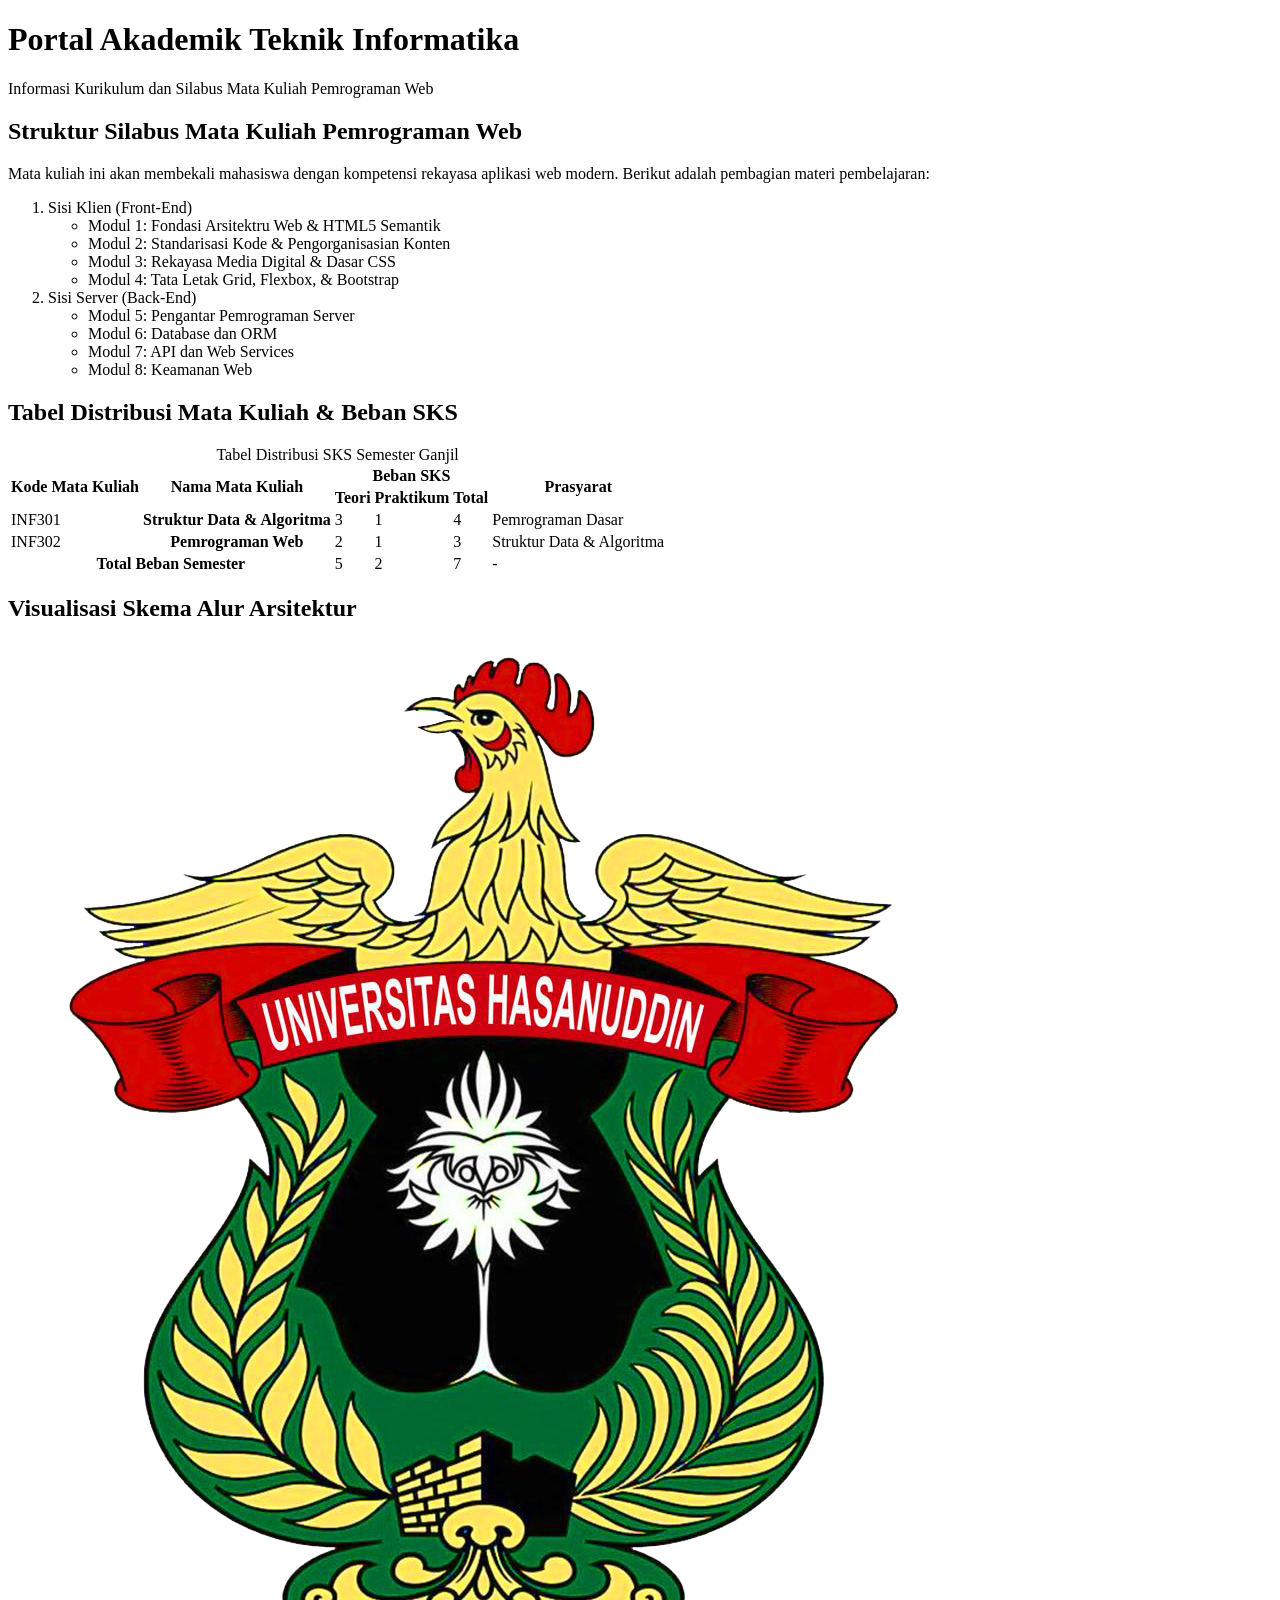
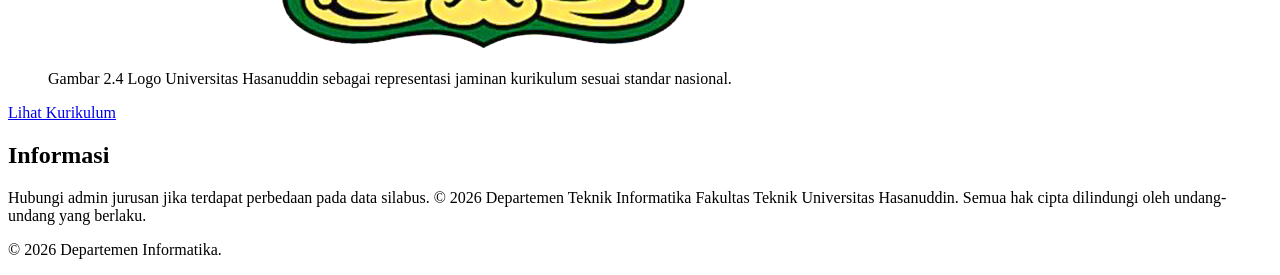
<file: index.html>
<!DOCTYPE html>
<html lang="id">
    <head>
        <meta charset="UTF-8">
        <meta name="viewport" content="width=device-width, initial-scale=1.0">

        <title>Portal Akademik Teknik Informatika</title>
    </head>

    <body>

        <header>
            <h1>Portal Akademik Teknik Informatika</h1>
            <p>Informasi Kurikulum dan Silabus Mata Kuliah Pemrograman Web</p>
        </header>

        <main>
            <section>
                <h2>Struktur Silabus Mata Kuliah Pemrograman Web</h2>

                <p>
                    Mata kuliah ini akan membekali mahasiswa dengan kompetensi rekayasa aplikasi web modern. Berikut adalah pembagian materi pembelajaran:
                </p>

                <ol>
                    <li>
                        Sisi Klien (Front-End)
                        <ul>
                            <li>Modul 1: Fondasi Arsitektru Web &amp; HTML5 Semantik</li>
                            <li>Modul 2: Standarisasi Kode &amp; Pengorganisasian Konten</li>
                            <li>Modul 3: Rekayasa Media Digital &amp; Dasar CSS</li>
                            <li>Modul 4: Tata Letak Grid, Flexbox, &amp; Bootstrap</li>
                        </ul>
                    </li>

                    <li>
                        Sisi Server (Back-End)
                        <ul>
                            <li>Modul 5: Pengantar Pemrograman Server</li>
                            <li>Modul 6: Database dan ORM</li>
                            <li>Modul 7: API dan Web Services</li>
                            <li>Modul 8: Keamanan Web</li>
                        </ul>
                    </li>
                </ol>
            </section>

            <section>
                <h2>Tabel Distribusi Mata Kuliah &amp; Beban SKS</h2>

                <table>
                    <caption>Tabel Distribusi SKS Semester Ganjil</caption>

                    <thead>
                        <tr>
                            <th scope="col" rowspan="2">Kode Mata Kuliah</th>
                            <th scope="col" rowspan="2">Nama Mata Kuliah</th>
                            <th scope="col" colspan="3">Beban SKS</th>
                            <th scope="col" rowspan="2">Prasyarat</th>
                        </tr>

                        <tr>
                            <th scope="col">Teori</th>
                            <th scope="col">Praktikum</th>
                            <th scope="col">Total</th>
                        </tr>
                    </thead>

                    <tbody>
                        <tr>
                            <td>INF301</td>
                            <th scope="row">Struktur Data &amp; Algoritma</th>
                            <td>3</td>
                            <td>1</td>
                            <td>4</td>
                            <td>Pemrograman Dasar</td>
                        </tr>

                        <tr>
                            <td>INF302</td>
                            <th scope="row">Pemrograman Web</th>
                            <td>2</td>
                            <td>1</td>
                            <td>3</td>
                            <td>Struktur Data &amp; Algoritma</td>
                        </tr>
                    </tbody>

                    <tfoot>
                        <tr>
                            <th scope="row" colspan="2">Total Beban Semester</th>
                            <td>5</td>
                            <td>2</td>
                            <td>7</td>
                            <td>-</td>
                        </tr>
                    </tfoot>
                </table>
            </section>

            <section>
                <h2>Visualisasi Skema Alur Arsitektur</h2>

                <figure>
                    <img src="Logo-Resmi-Unhas.png" alt="Logo Resmi Universitas Hasanuddin">

                    <figcaption>
                        Gambar 2.4 Logo Universitas Hasanuddin sebagai representasi jaminan kurikulum sesuai standar nasional.
                    </figcaption>
                </figure>

                <p>
                    <a href="https://sikola-v2.unhas.ac.id/pluginfile.php/2987996/mod_resource/content/1/index.html" target="_blank">Lihat Kurikulum</a>
                </p>
            </section>

            <section>
                <h2>Informasi</h2>

                <p>
                    Hubungi admin jurusan jika terdapat perbedaan pada data silabus. &copy; 2026 Departemen Teknik Informatika Fakultas Teknik Universitas Hasanuddin. Semua hak cipta dilindungi oleh undang-undang yang berlaku.
                </p>
            </section>
        </main>

        <footer>
            <p>&copy; 2026 Departemen Informatika.</p>
        </footer>

    </body>
</html>
</file>
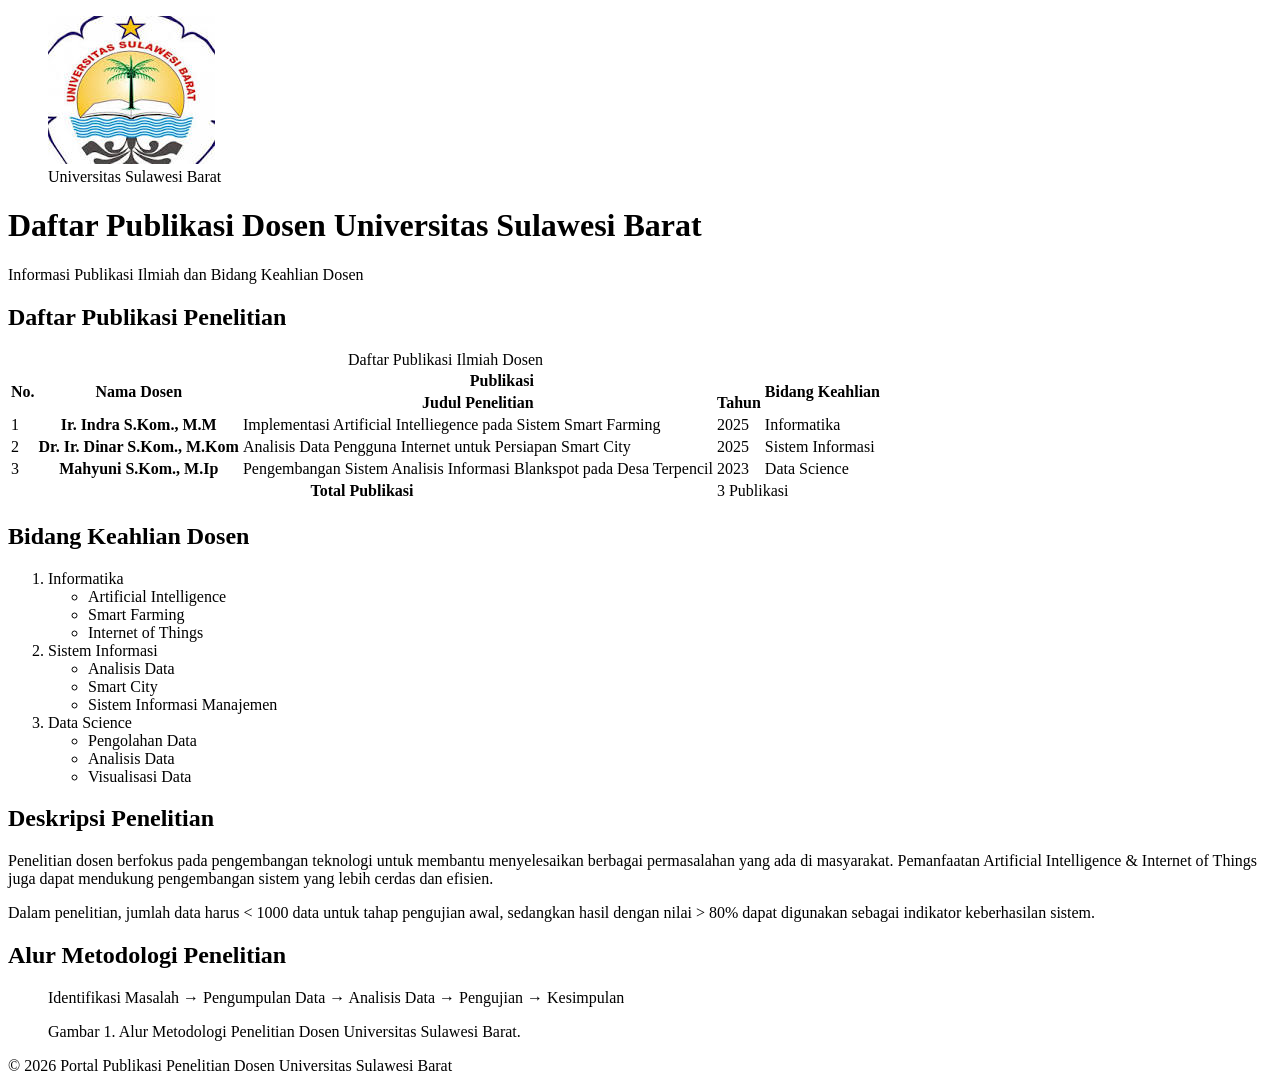
<file: 02-tugas-standardisasi-konten.html>
<!DOCTYPE html>
<html lang="id">
    <head>
        <meta charset="UTF-8">
        <meta name="viewport" content="width=device-width, initial-scale=1.0">
        <meta name="description" content="Daftar Publikasi Penelitian Dosen dan Bidang Keahlian Dosen">

        <title>Daftar Publikasi Penelitian Dosen Universitas Sulawesi Barat</title>
    </head>

    <body>

        <header>

            <figure>
                <img src="Logo-Universitas-Sulawesi-Barat.jpg" alt="Logo Universitas Sulawesi Barat">
                <figcaption>Universitas Sulawesi Barat</figcaption>
            </figure>

            <h1>Daftar Publikasi Dosen Universitas Sulawesi Barat</h1>
            <p>Informasi Publikasi Ilmiah dan Bidang Keahlian Dosen</p>
        </header>

        <main>
            <section>
                <h2>Daftar Publikasi Penelitian</h2>

                <table>
                    <caption>Daftar Publikasi Ilmiah Dosen</caption>

                    <thead>
                        <tr>
                            <th scope="col" rowspan="2">No.</th>
                            <th scope="col" rowspan="2">Nama Dosen</th>
                            <th scope="col" colspan="2">Publikasi</th>
                            <th scope="col" rowspan="2">Bidang Keahlian</th>
                        </tr>

                        <tr>
                            <th scope="col">Judul Penelitian</th>
                            <th scope="col">Tahun</th>
                        </tr>
                    </thead>

                    <tbody>
                        <tr>
                            <td>1</td>
                            <th scope="row">Ir. Indra S.Kom., M.M</th>
                            <td> Implementasi Artificial Intelliegence pada Sistem Smart Farming</td>
                            <td>2025</td>
                            <td>Informatika</td>
                        </tr>

                        <tr>
                            <td>2</td>
                            <th scope="row">Dr. Ir. Dinar S.Kom., M.Kom</th>
                            <td>Analisis Data Pengguna Internet untuk Persiapan Smart City</td>
                            <td>2025</td>
                            <td>Sistem Informasi</td>
                        </tr>

                        <tr>
                            <td>3</td>
                            <th scope="row">Mahyuni S.Kom., M.Ip</th>
                            <td>Pengembangan Sistem Analisis Informasi Blankspot pada Desa Terpencil</td>
                            <td>2023</td>
                            <td>Data Science</td>
                        </tr>
                    </tbody>

                    <tfoot>
                        <tr>
                            <th scope="row" colspan="3">Total Publikasi</th>
                            <td colspan="2">3 Publikasi</td>
                        </tr>
                    </tfoot>
                </table>
            </section>

            <section>
                <h2>Bidang Keahlian Dosen</h2>

                <ol>
                    <li>
                        Informatika
                        <ul>
                            <li>Artificial Intelligence</li>
                            <li>Smart Farming</li>
                            <li>Internet of Things</li>
                        </ul>
                    </li>

                    <li>
                        Sistem Informasi
                        <ul>
                            <li>Analisis Data</li>
                            <li>Smart City</li>
                            <li>Sistem Informasi Manajemen</li>
                        </ul>
                    </li>

                    <li>
                        Data Science
                        <ul>
                            <li>Pengolahan Data</li>
                            <li>Analisis Data</li>
                            <li>Visualisasi Data</li>
                        </ul>
                    </li>
                </ol>
            </section>

            <section>
                <h2>Deskripsi Penelitian</h2>
                <p>
                    Penelitian dosen berfokus pada pengembangan teknologi untuk membantu menyelesaikan berbagai permasalahan yang ada di masyarakat. Pemanfaatan Artificial Intelligence &amp; Internet of Things juga dapat mendukung pengembangan sistem yang lebih cerdas dan efisien.
                </p>

                <p>
                    Dalam penelitian, jumlah data harus &lt; 1000 data untuk tahap pengujian awal, sedangkan hasil dengan nilai &gt; 80% dapat digunakan sebagai indikator keberhasilan sistem.
                </p>
            </section>

            <section>
                <h2>Alur Metodologi Penelitian</h2>

                <figure>
                    <p>
                        Identifikasi Masalah
                        &rarr;
                        Pengumpulan Data
                        &rarr;
                        Analisis Data
                        &rarr;
                        Pengujian
                        &rarr;
                        Kesimpulan
                    </p>

                    <figcaption>
                        Gambar 1. Alur Metodologi Penelitian Dosen Universitas Sulawesi Barat.
                    </figcaption>
                </figure>
            </section>
        </main>

        <footer>
            <p>&copy; 2026 Portal Publikasi Penelitian Dosen Universitas Sulawesi Barat</p>
        </footer>

    </body>
</html>
</file>
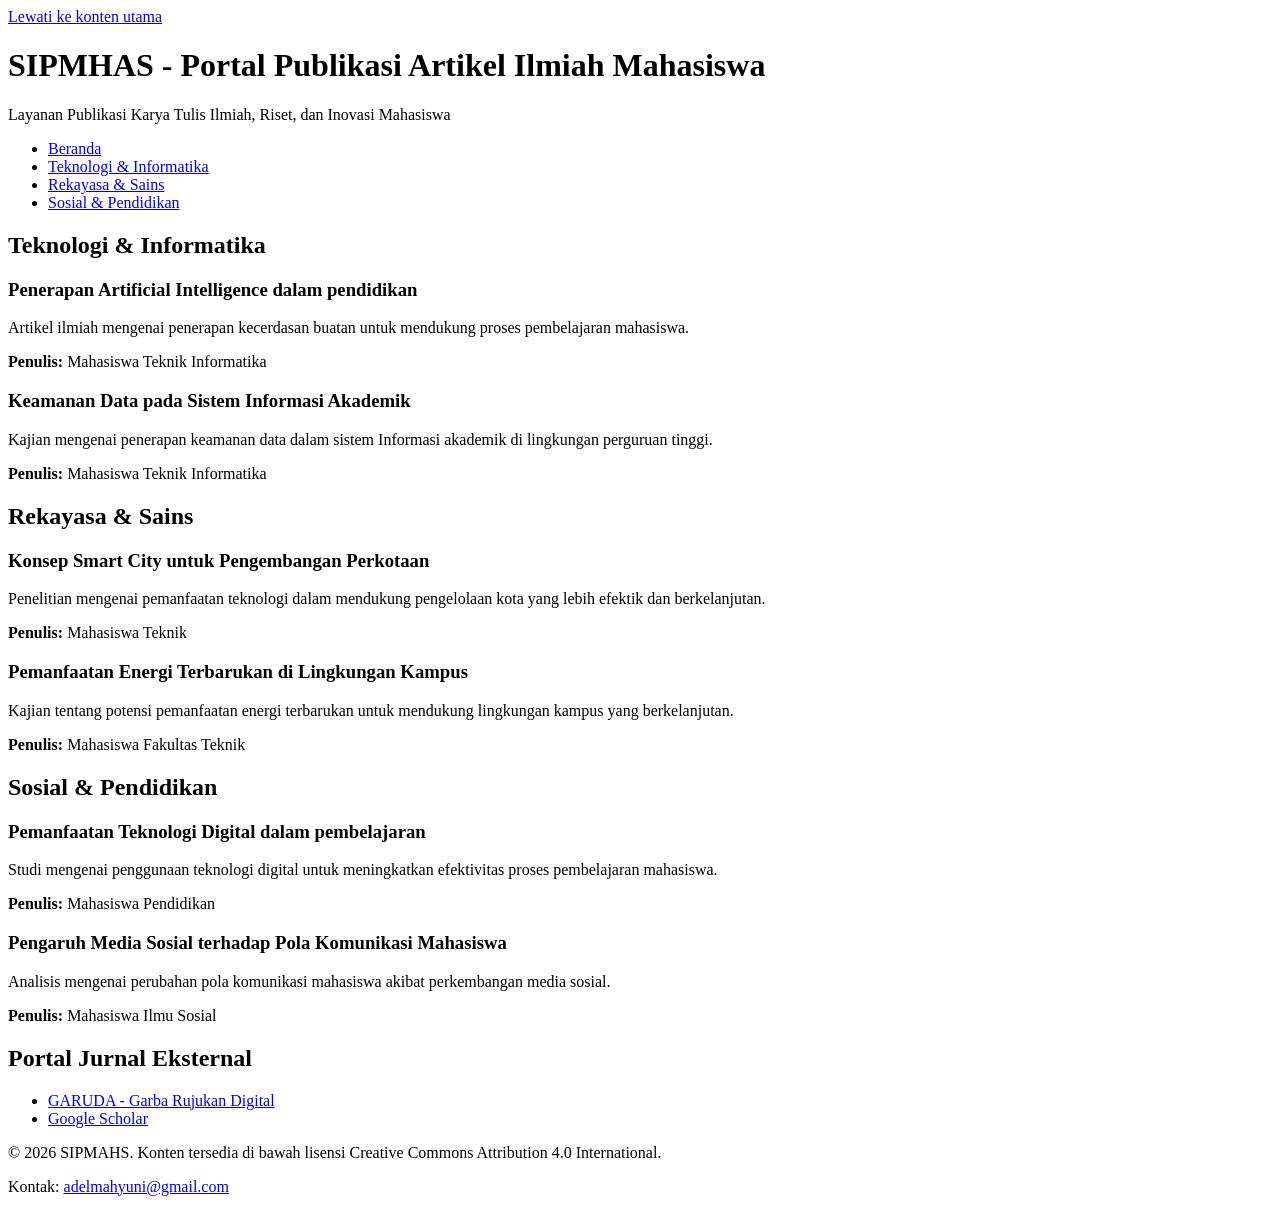
<file: Tugas Modul 1/01-tugas-arsitektur-dan-semantik.html>
<!DOCTYPE html>
<html lang="id">
    <head>
        <meta charset="UTF-8">
        <meta name="viewport" content="width=device-width, initial-scale=1.0">
        <meta name="description" content="SIPMHAS adalah sebuah portal publikasi artikel ilimah mahasiswa yang menyediakan karya tulis, riset, dan inovasi dari berbagai bidang.">

        <title>SIPMHAS - Portal Publikasi Artikel Ilmiah Mahasiswa</title>
    </head>

    <body>

        <a href="#beranda">Lewati ke konten utama</a>

        <header>
            <h1>SIPMHAS - Portal Publikasi Artikel Ilmiah Mahasiswa</h1>
            <p>Layanan Publikasi Karya Tulis Ilmiah, Riset, dan Inovasi Mahasiswa</p>
        </header>

        <nav aria-label="Halaman Utama">
            <ul>
                <li><a href="#beranda">Beranda</a></li>
                <li><a href="#teknologi">Teknologi &amp; Informatika</a></li>
                <li><a href="#rekayasa">Rekayasa &amp; Sains</a></li>
                <li><a href="#sosial">Sosial &amp; Pendidikan</a></li>
            </ul>
        </nav>

        <main id="beranda">
            <section id="teknologi">
                <h2>Teknologi &amp; Informatika</h2>

                <article>
                    <h3>Penerapan Artificial Intelligence dalam pendidikan</h3>

                    <p>
                        Artikel ilmiah mengenai penerapan kecerdasan buatan untuk mendukung proses pembelajaran mahasiswa.
                    </p>

                    <p>
                        <strong>Penulis:</strong> Mahasiswa Teknik Informatika
                    </p>
                </article>

                <article>
                    <h3>Keamanan Data pada Sistem Informasi Akademik</h3>

                    <p>
                        Kajian mengenai penerapan keamanan data dalam sistem Informasi akademik di lingkungan perguruan tinggi.
                    </p>

                    <p>
                        <strong>Penulis:</strong> Mahasiswa Teknik Informatika
                    </p>
                </article>
            </section>

            <section id="rekayasa">
                <h2>Rekayasa &amp; Sains</h2>

                <article>
                    <h3>Konsep Smart City untuk Pengembangan Perkotaan</h3>

                    <p>
                        Penelitian mengenai pemanfaatan teknologi dalam mendukung pengelolaan kota yang lebih efektik dan berkelanjutan.
                    </p>

                    <p>
                        <strong>Penulis:</strong> Mahasiswa Teknik 
                    </p>
                </article>

                <article>
                    <h3>Pemanfaatan Energi Terbarukan di Lingkungan Kampus</h3>

                    <p>
                        Kajian tentang potensi pemanfaatan energi terbarukan untuk mendukung lingkungan kampus yang berkelanjutan.
                    </p>

                    <p>
                        <strong>Penulis:</strong> Mahasiswa Fakultas Teknik
                    </p>
                </article>
            </section>

            <section id="sosial">
                <h2>Sosial &amp; Pendidikan</h2>

                <article>
                    <h3>Pemanfaatan Teknologi Digital dalam pembelajaran</h3>

                    <p>
                        Studi mengenai penggunaan teknologi digital untuk meningkatkan efektivitas proses pembelajaran mahasiswa.
                    </p>

                    <p>
                        <strong>Penulis:</strong> Mahasiswa Pendidikan
                    </p>
                </article>

                <article>
                    <h3>Pengaruh Media Sosial terhadap Pola Komunikasi Mahasiswa</h3>

                    <p>
                        Analisis mengenai perubahan pola komunikasi mahasiswa akibat perkembangan media sosial.
                    </p>

                    <p>
                        <strong>Penulis:</strong> Mahasiswa Ilmu Sosial
                    </p>
                </article>
            </section>
        </main>

        <aside>
            <h2>Portal Jurnal Eksternal</h2>

            <ul>

                <li>
                    <a href="https://garuda.kemendikbud.go.id/" target="_blank" rel="noopener noreferrer">
                        GARUDA - Garba Rujukan Digital
                    </a>
                </li>
                
                <li>
                    <a href="https://scholar.google.com/" target="_blank" rel="noopener noreferrer">
                        Google Scholar
                    </a>
                </li>
            </ul>
        </aside>

        <footer>
            <p>
                &copy; 2026 SIPMAHS. Konten tersedia di bawah lisensi Creative Commons Attribution 4.0 International.
            </p>

            <p>
                Kontak:
                <a href="mailto:adelmahyuni@gmail.com">
                    adelmahyuni@gmail.com
                </a>
            </p>
        </footer>

    </body>
</html>
</file>
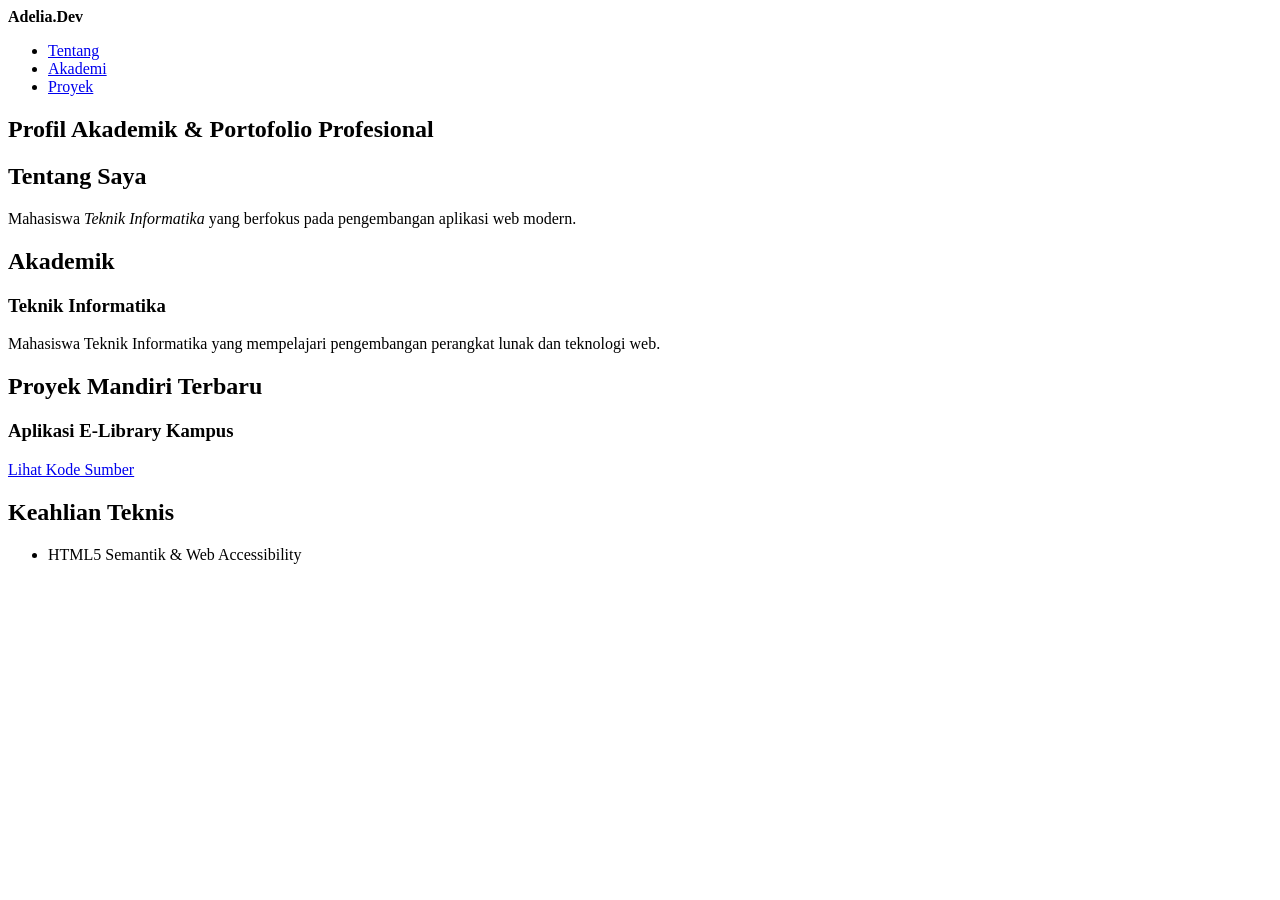
<file: Tugas Modul 1/portofolio.html>
<!DOCTYPE html>
<html lang="id"> 
    <head>
        <meta charset="UTF-8">
        <meta name="viewport" content="width=device-width, initial-scale=1.0">
        <meta name="description" content="Profil Akademik dan Portofolio Mahasiswa.">
        <title>Profil Akademik &amp; Portofolio - Adelia Fachrani</title>
    </head>

    <body>

        <header>
            <div><strong>Adelia.Dev</strong></div>

            <nav>
                <ul>
                    <li><a href="#tentang">Tentang</a></li>
                    <li><a href="#akademi">Akademi</a></li>
                    <li><a href="#proyek">Proyek</a></li>
                </ul>
            </nav>
        </header>

        <main>

            <section id="tentang">
                <h1>Profil Akademik &amp; Portofolio Profesional</h1>

                <article>
                    <h2>Tentang Saya</h2>
                    <p>
                        Mahasiswa <em>Teknik Informatika</em> yang berfokus pada
                        pengembangan aplikasi web modern.
                    </p>
                </article>
            </section>

            <section id="akademi">
                <h2>Akademik</h2>

                <article>
                    <h3>Teknik Informatika</h3>
                    <p>
                        Mahasiswa Teknik Informatika yang mempelajari
                        pengembangan perangkat lunak dan teknologi web.
                    </p>
                </article>
            </section>

            <section id="proyek">
                <h2>Proyek Mandiri Terbaru</h2>

                <article>
                    <h3>Aplikasi E-Library Kampus</h3>
                    <p>
                        <a href="https://github.com/adeliaunofficial/e-library"
                           target="_blank"
                           rel="noopener noreferrer">
                            Lihat Kode Sumber
                        </a>
                    </p>
                </article>
            </section>

            <aside>
                <h2>Keahlian Teknis</h2>
                <ul>
                    <li>HTML5 Semantik &amp; Web Accessibility</li>
                </ul>
            </aside>

        </main>

    </body>
</html>
</file>
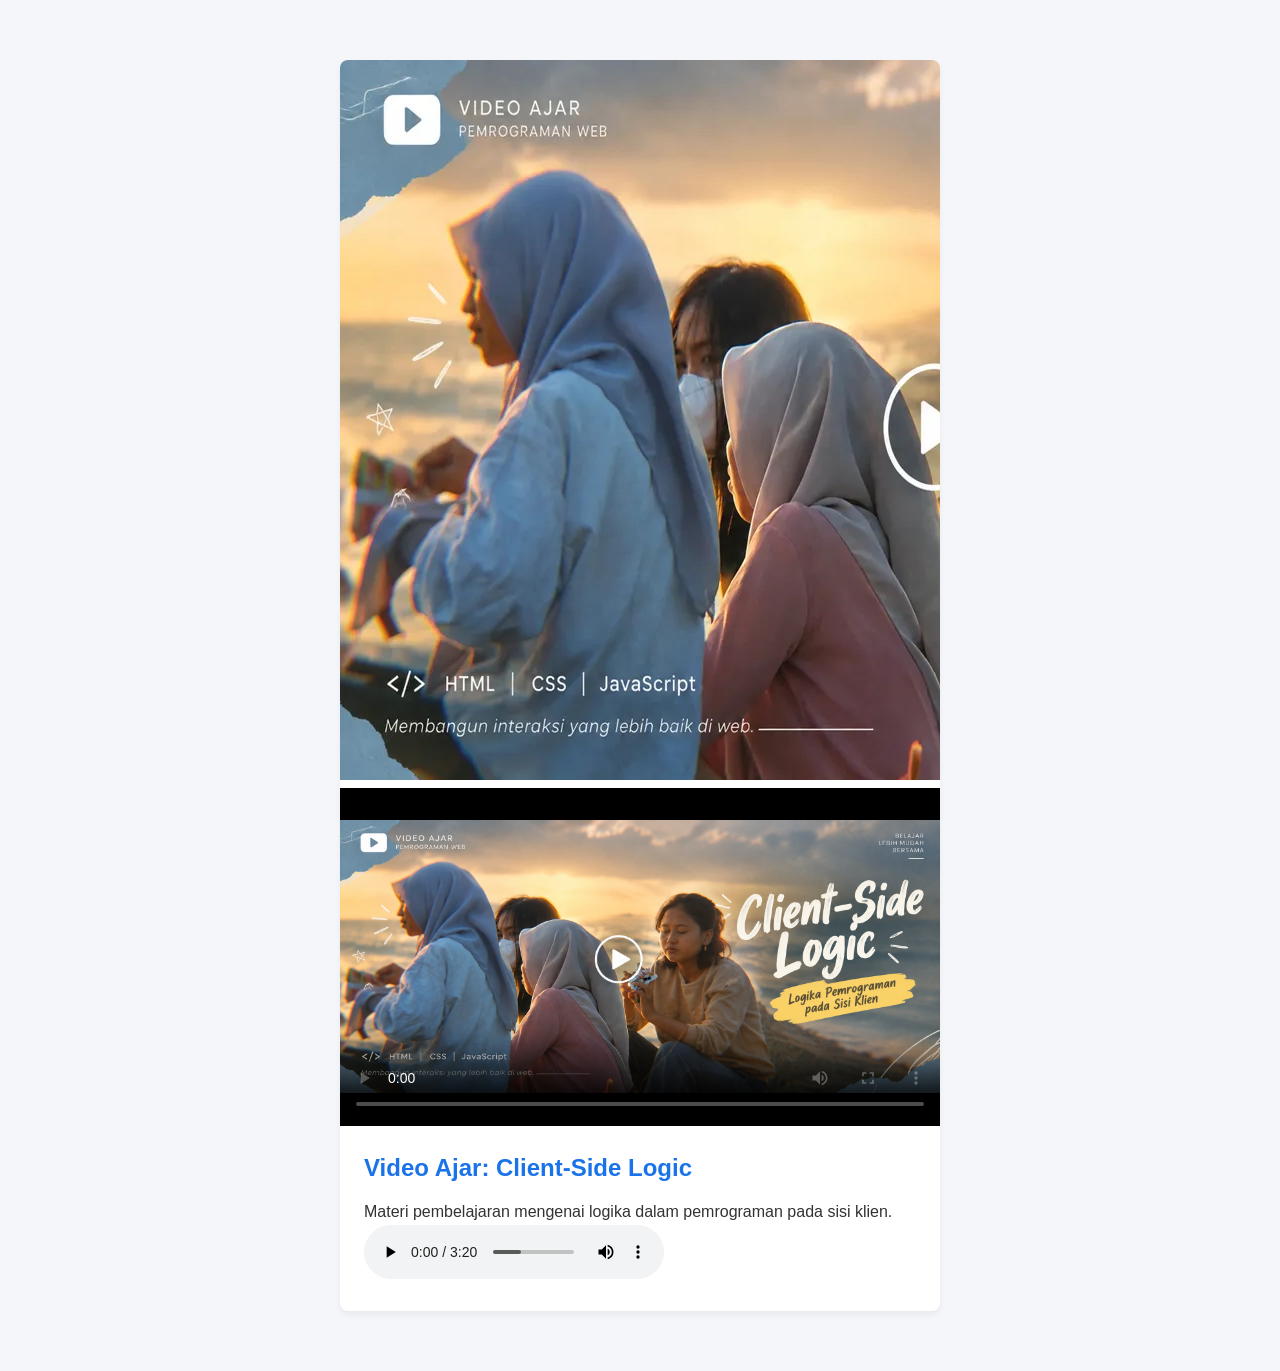
<file: Tugas Modul 3/media-showcase.html>
<!DOCTYPE html>
<html lang="id">
    <head>
        <meta charset="UTF-8">
        <meta name="viewport" content="width=device-width, initial-scale=1.0">
        <title>Media Showcase</title>
        <link rel="stylesheet" href="./style.css">
    </head>

    <body>
        <article class="showcase-card showcase-card--featured">

            <picture>
                <source media="(min-width: 768px)" srcset="./assets/images/poster-large.webp">
                <source media="(max-width: 767px)" srcset="./assets/images/poster-small.webp">
                <img src="./assets/images/poster-video.png"
                alt="Cover video pembelajaran Client-side Logic">
            </picture>

            <video class="showcase-card__media" controls perload="metadata" poster="./assets/images/poster-video.png">
                <source src="./Tugas Video Modul 3.mp4" type="video/mp4">
                Browser Anda tidak mendukung pemutaran video ini.
            </video>

            <div class="showcase-card__content">
                <h1 class="showcase-card__title">
                    Video Ajar: Client-Side Logic
                </h1>

                <p class="showcase-card__desciption">
                    Materi pembelajaran mengenai logika dalam pemrograman pada sisi klien.
                </p>

                <audio class="showcase-card__audio-player" controls preload="metadata">
                    <source src="./assets/audios/penjelasan.mp3" type="audio/mpeg">
                    Browser Anda tidak mendukung pemutaran audio HTML5 natif.
                </audio>
            </div>
        </article>
    </body>
</html>
</file>
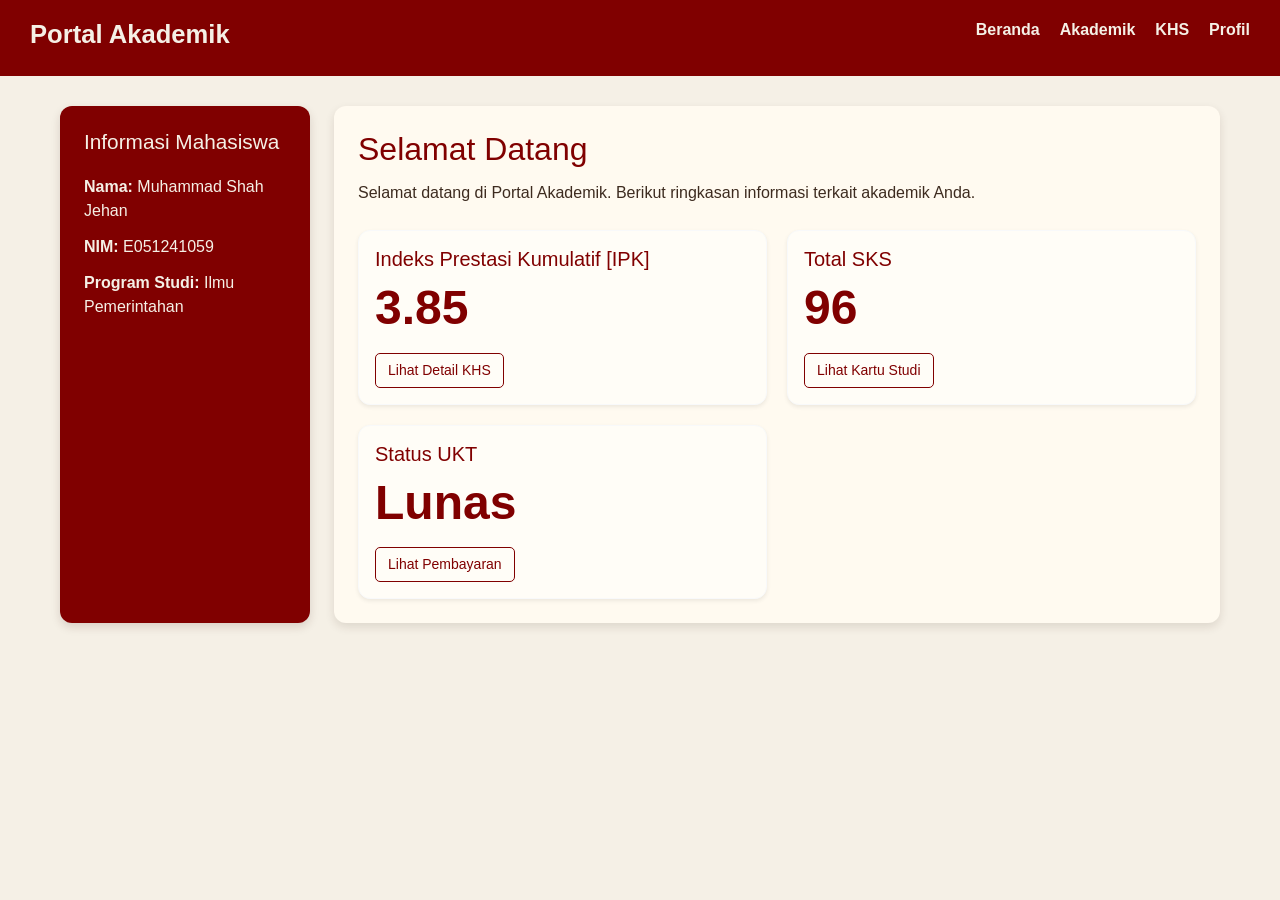
<file: Tugas Modul 4/dashboard.html>
<!DOCTYPE html>
<html lang="id">
<head>
    <meta charset="UTF-8">
    <meta name="viewport" content="width=device-width, initial-scale=1.0">
    <meta name="description" content="Dashboard Portal Akademik Responsif">
    <title>Dashboard Portal Akademik</title>

    <link href="https://cdn.jsdelivr.net/npm/bootstrap@5.3.8/dist/css/bootstrap.min.css"
          rel="stylesheet"
          integrity="sha384-sRIl4kxILFvY47J16cr9ZwB07vP4J8+LH7qKQnuqkuIAvNWLzeN8tE5YBujZqJLB"
          crossorigin="anonymous">

    <link rel="stylesheet" href="./dashboard-layout.css">
</head>

<body>

    <header class="main-nav">
        <h1 class="main-nav__logo">Portal Akademik</h1>

        <nav>
            <ul class="main-nav__menu">
                <li><a href="#">Beranda</a></li>
                <li><a href="#">Akademik</a></li>
                <li><a href="#">KHS</a></li>
                <li><a href="#">Profil</a></li>
            </ul>
        </nav>
    </header>

    <main class="dashboard-container">

        <aside class="dashboard-sidebar">
            <h2>Informasi Mahasiswa</h2>

            <p><strong>Nama:</strong> Muhammad Shah Jehan</p>
            <p><strong>NIM:</strong> E051241059</p>
            <p><strong>Program Studi:</strong> Ilmu Pemerintahan</p>
        </aside>

        <section class="main-content">

            <h2>Selamat Datang</h2>

            <p>
                Selamat datang di Portal Akademik.
                Berikut ringkasan informasi terkait akademik Anda.
            </p>

            <div class="cards-grid">

                <div class="card shadow-sm border-light">
                    <div class="card-body">
                        <h5 class="card-title card-title--maroon">
                            Indeks Prestasi Kumulatif [IPK]
                        </h5>

                        <p class="display-5">3.85</p>

                        <a href="#" class="btn btn-maroon btn-sm">
                            Lihat Detail KHS
                        </a>
                    </div>
                </div>

                <div class="card shadow-sm border-light">
                    <div class="card-body">
                        <h5 class="card-title card-title--maroon">
                            Total SKS
                        </h5>

                        <p class="display-5">96</p>

                        <a href="#" class="btn btn-maroon btn-sm">
                            Lihat Kartu Studi
                        </a>
                    </div>
                </div>

                <div class="card shadow-sm border-light">
                    <div class="card-body">
                        <h5 class="card-title card-title--maroon">
                            Status UKT
                        </h5>

                        <p class="display-5">Lunas</p>

                        <a href="#" class="btn btn-maroon btn-sm">
                            Lihat Pembayaran
                        </a>
                    </div>
                </div>

            </div>

        </section>

    </main>

</body>
</html>
</file>
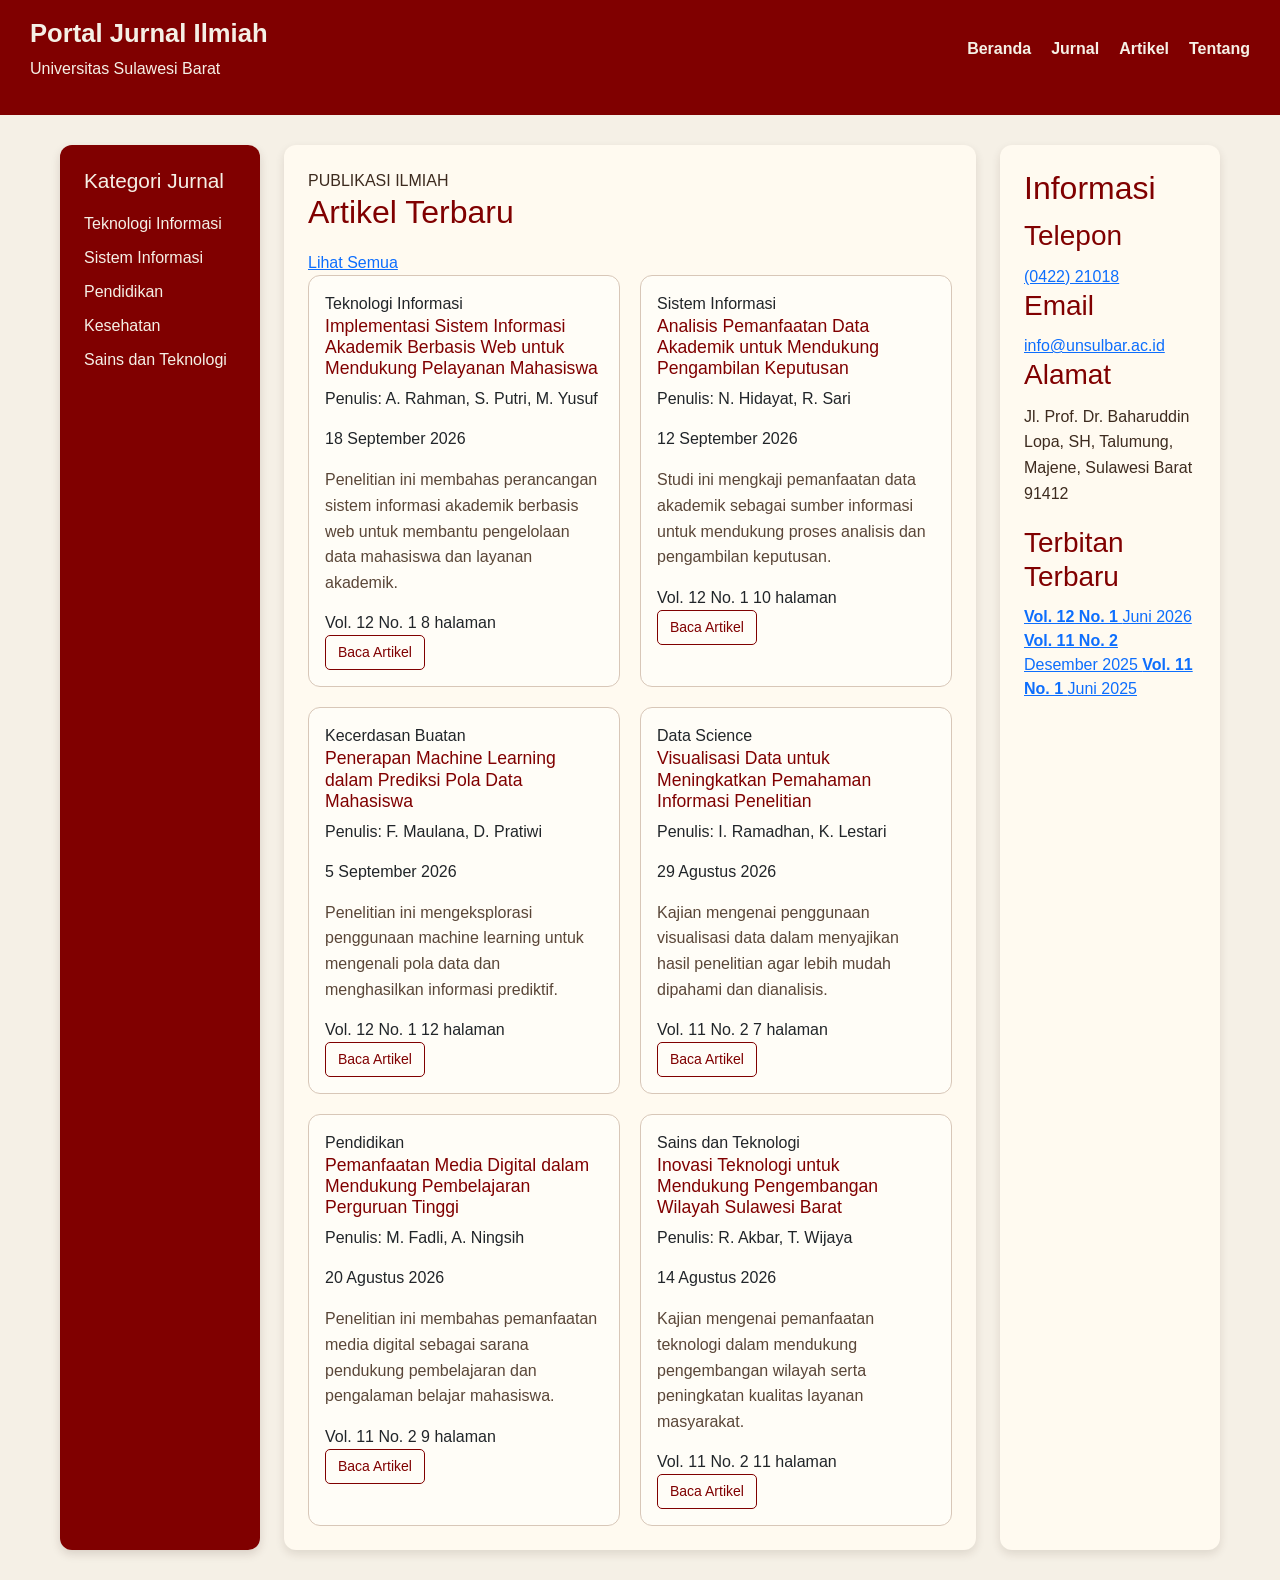
<file: Tugas Modul 4/Tugas Mandiri/04-tugas-tata-letak.html>
<!DOCTYPE html>
<html lang="id">

<head>
    <meta charset="UTF-8">

    <meta name="viewport"
          content="width=device-width, initial-scale=1.0">

    <meta name="description"
          content="Portal Jurnal Ilmiah Universitas Sulawesi Barat">

    <title>Portal Jurnal Ilmiah Universitas Sulawesi Barat</title>

    <link href="https://cdn.jsdelivr.net/npm/bootstrap@5.3.8/dist/css/bootstrap.min.css"
          rel="stylesheet"
          integrity="sha384-sRIl4kxILFvY47J16cr9ZwB07vP4J8+LH7qKQnuqkuIAvNWLzeN8tE5YBujZqJLB"
          crossorigin="anonymous">

    <link rel="stylesheet" href="./04-tugas-style.css">
</head>

<body>

    <header class="journal-header">

        <div class="journal-brand">
            <h1 class="journal-header__logo">
                Portal Jurnal Ilmiah
            </h1>

            <p class="journal-header__faculty">
                Universitas Sulawesi Barat
            </p>
        </div>

        <nav>
            <ul class="journal-header__menu">

                <li>
                    <a href="#">Beranda</a>
                </li>

                <li>
                    <a href="#">Jurnal</a>
                </li>

                <li>
                    <a href="#">Artikel</a>
                </li>

                <li>
                    <a href="#">Tentang</a>
                </li>

            </ul>
        </nav>

    </header>

    <main class="journal-layout">

        <aside class="journal-sidebar">

            <h2>Kategori Jurnal</h2>

            <ul class="category-list">

                <li>
                    <a href="#">
                        Teknologi Informasi
                    </a>
                </li>

                <li>
                    <a href="#">
                        Sistem Informasi
                    </a>
                </li>

                <li>
                    <a href="#">
                        Pendidikan
                    </a>
                </li>

                <li>
                    <a href="#">
                        Kesehatan
                    </a>
                </li>

                <li>
                    <a href="#">
                        Sains dan Teknologi
                    </a>
                </li>

            </ul>

        </aside>

        <section class="journal-content">

            <div class="section-heading">

                <div>

                    <span class="section-heading__label">
                        PUBLIKASI ILMIAH
                    </span>

                    <h2>
                        Artikel Terbaru
                    </h2>

                </div>


                <a href="#"
                   class="section-heading__link">
                    Lihat Semua
                </a>

            </div>

            <div class="articles-grid">

                <article class="card article-card">

                    <div class="card-body">

                        <span class="article-card__category">
                            Teknologi Informasi
                        </span>

                        <h3 class="card-title">
                            Implementasi Sistem Informasi Akademik
                            Berbasis Web untuk Mendukung Pelayanan
                            Mahasiswa
                        </h3>

                        <p class="article-card__author">
                            Penulis: A. Rahman, S. Putri, M. Yusuf
                        </p>

                        <p class="article-card__date">
                            18 September 2026
                        </p>

                        <p class="card-text">
                            Penelitian ini membahas perancangan sistem
                            informasi akademik berbasis web untuk membantu
                            pengelolaan data mahasiswa dan layanan akademik.
                        </p>

                        <div class="article-card__meta">

                            <span>
                                Vol. 12 No. 1
                            </span>

                            <span>
                                8 halaman
                            </span>

                        </div>

                        <a href="#"
                           class="btn btn-maroon btn-sm">
                            Baca Artikel
                        </a>

                    </div>

                </article>

                <article class="card article-card">

                    <div class="card-body">

                        <span class="article-card__category">
                            Sistem Informasi
                        </span>

                        <h3 class="card-title">
                            Analisis Pemanfaatan Data Akademik
                            untuk Mendukung Pengambilan Keputusan
                        </h3>

                        <p class="article-card__author">
                            Penulis: N. Hidayat, R. Sari
                        </p>

                        <p class="article-card__date">
                            12 September 2026
                        </p>

                        <p class="card-text">
                            Studi ini mengkaji pemanfaatan data akademik
                            sebagai sumber informasi untuk mendukung
                            proses analisis dan pengambilan keputusan.
                        </p>

                        <div class="article-card__meta">

                            <span>
                                Vol. 12 No. 1
                            </span>

                            <span>
                                10 halaman
                            </span>

                        </div>

                        <a href="#"
                           class="btn btn-maroon btn-sm">
                            Baca Artikel
                        </a>

                    </div>

                </article>

                <article class="card article-card">

                    <div class="card-body">

                        <span class="article-card__category">
                            Kecerdasan Buatan
                        </span>

                        <h3 class="card-title">
                            Penerapan Machine Learning
                            dalam Prediksi Pola Data Mahasiswa
                        </h3>

                        <p class="article-card__author">
                            Penulis: F. Maulana, D. Pratiwi
                        </p>

                        <p class="article-card__date">
                            5 September 2026
                        </p>

                        <p class="card-text">
                            Penelitian ini mengeksplorasi penggunaan
                            machine learning untuk mengenali pola data
                            dan menghasilkan informasi prediktif.
                        </p>

                        <div class="article-card__meta">

                            <span>
                                Vol. 12 No. 1
                            </span>

                            <span>
                                12 halaman
                            </span>

                        </div>

                        <a href="#"
                           class="btn btn-maroon btn-sm">
                            Baca Artikel
                        </a>

                    </div>

                </article>

                <article class="card article-card">

                    <div class="card-body">

                        <span class="article-card__category">
                            Data Science
                        </span>

                        <h3 class="card-title">
                            Visualisasi Data untuk Meningkatkan
                            Pemahaman Informasi Penelitian
                        </h3>

                        <p class="article-card__author">
                            Penulis: I. Ramadhan, K. Lestari
                        </p>

                        <p class="article-card__date">
                            29 Agustus 2026
                        </p>

                        <p class="card-text">
                            Kajian mengenai penggunaan visualisasi data
                            dalam menyajikan hasil penelitian agar lebih
                            mudah dipahami dan dianalisis.
                        </p>

                        <div class="article-card__meta">

                            <span>
                                Vol. 11 No. 2
                            </span>

                            <span>
                                7 halaman
                            </span>

                        </div>

                        <a href="#"
                           class="btn btn-maroon btn-sm">
                            Baca Artikel
                        </a>

                    </div>

                </article>

                <article class="card article-card">

                    <div class="card-body">

                        <span class="article-card__category">
                            Pendidikan
                        </span>

                        <h3 class="card-title">
                            Pemanfaatan Media Digital
                            dalam Mendukung Pembelajaran Perguruan Tinggi
                        </h3>

                        <p class="article-card__author">
                            Penulis: M. Fadli, A. Ningsih
                        </p>

                        <p class="article-card__date">
                            20 Agustus 2026
                        </p>

                        <p class="card-text">
                            Penelitian ini membahas pemanfaatan media digital
                            sebagai sarana pendukung pembelajaran dan
                            pengalaman belajar mahasiswa.
                        </p>

                        <div class="article-card__meta">

                            <span>
                                Vol. 11 No. 2
                            </span>

                            <span>
                                9 halaman
                            </span>

                        </div>

                        <a href="#"
                           class="btn btn-maroon btn-sm">
                            Baca Artikel
                        </a>

                    </div>

                </article>

                <article class="card article-card">

                    <div class="card-body">

                        <span class="article-card__category">
                            Sains dan Teknologi
                        </span>

                        <h3 class="card-title">
                            Inovasi Teknologi untuk Mendukung
                            Pengembangan Wilayah Sulawesi Barat
                        </h3>

                        <p class="article-card__author">
                            Penulis: R. Akbar, T. Wijaya
                        </p>

                        <p class="article-card__date">
                            14 Agustus 2026
                        </p>

                        <p class="card-text">
                            Kajian mengenai pemanfaatan teknologi dalam
                            mendukung pengembangan wilayah serta
                            peningkatan kualitas layanan masyarakat.
                        </p>

                        <div class="article-card__meta">

                            <span>
                                Vol. 11 No. 2
                            </span>

                            <span>
                                11 halaman
                            </span>

                        </div>

                        <a href="#"
                           class="btn btn-maroon btn-sm">
                            Baca Artikel
                        </a>

                    </div>

                </article>


            </div>

        </section>

        <aside class="journal-right">

            <h2>Informasi</h2>

            <div class="contact-info">

                <div class="contact-item">

                    <h3>
                        Telepon
                    </h3>

                    <a href="tel:+6242221018">
                        (0422) 21018
                    </a>

                </div>

                <div class="contact-item">

                    <h3>
                        Email
                    </h3>

                    <a href="mailto:info@unsulbar.ac.id">
                        info@unsulbar.ac.id
                    </a>

                </div>

                <div class="contact-item">

                    <h3>
                        Alamat
                    </h3>

                    <p>
                        Jl. Prof. Dr. Baharuddin Lopa, SH,
                        Talumung, Majene,
                        Sulawesi Barat 91412
                    </p>

                </div>

            </div>

            <div class="latest-issues">

                <h3>
                    Terbitan Terbaru
                </h3>


                <a href="#"
                   class="issue-link">

                    <strong>
                        Vol. 12 No. 1
                    </strong>

                    <span>
                        Juni 2026
                    </span>

                </a>


                <a href="#"
                   class="issue-link">

                    <strong>
                        Vol. 11 No. 2
                    </strong>

                    <span>
                        Desember 2025
                    </span>

                </a>


                <a href="#"
                   class="issue-link">

                    <strong>
                        Vol. 11 No. 1
                    </strong>

                    <span>
                        Juni 2025
                    </span>

                </a>

            </div>

        </aside>


    </main>

</body>

</html>
</file>
<file: Tugas Modul 3/style.css>
/* CSS Reset */
*, *::before, *::after {
    box-sizing: border-box;
    margin: 0;
    padding: 0;
}

body {
    font-family: 'Segoe UI', Tahoma, Verdana, sans-serif;
    line-height: 1.6;
    color: #333;
    background-color: #f4f6f9;
    padding: 20px;
}

.showcase-card {
    background-color: #ffffff;
    border-radius: 8px;
    max-width: 600px;
    margin: 40px auto;
    overflow: hidden;
    box-shadow: 0 4px 6px rgba(0, 0, 0, 0.05);
    transition: transform 0.3s ease, box-shadow 0.3s ease;
}

.showcase-card:hover {
    transform: translateY(-5px);
    box-shadow: 0 8px 16px rgba(0, 0, 0, 0.12);
}

.showcase-card__content {
    padding: 24px;
}

.showcase-card__title {
    margin-bottom: 12px;
    font-size: 1.5rem;
}

.showcase-card__description {
    color: #555;
}

.showcase-card__media {
    width: 100%;
    aspect-ratio: 16/9;
    object-fit: contain;
    display: block;
    background-color: #000;
}

.showcase-card--featured .showcase-card__title {
    color: #1a73e8;
}
</file>
<file: Tugas Modul 4/dashboard-layout.css>
/* =========================
   CSS RESET
   ========================= */

*,
*::before,
*::after {
    box-sizing: border-box;
    margin: 0;
    padding: 0;
}


/* =========================
   GLOBAL
   ========================= */

body {
    font-family: Arial, sans-serif;
    background-color: #f5f0e6;
    color: #3d2b1f;
    min-height: 100vh;
}


/* =========================
   HEADER NAVIGATION
   ========================= */

.main-nav {
    display: flex;
    justify-content: space-between;
    align-items: center;

    background-color: #800000;
    color: #f5f0e6;

    padding: 18px 30px;
}

.main-nav__logo {
    font-size: 1.6rem;
    font-weight: bold;
}

.main-nav__menu {
    display: flex;
    align-items: center;
    gap: 20px;
    list-style: none;
}

.main-nav__menu a {
    color: #f5f0e6;
    text-decoration: none;
    font-weight: 600;
}

.main-nav__menu a:hover {
    color: #ffffff;
    text-decoration: underline;
}


/* =========================
   DASHBOARD GRID
   ========================= */

.dashboard-container {
    display: grid;
    grid-template-columns: 1fr;

    gap: 24px;

    max-width: 1200px;
    margin: 30px auto;
    padding: 0 20px;
}


/* =========================
   SIDEBAR
   ========================= */

.dashboard-sidebar {
    background-color: #800000;
    color: #f5f0e6;

    padding: 24px;
    border-radius: 12px;

    box-shadow: 0 4px 10px rgba(60, 30, 20, 0.15);
}

.dashboard-sidebar h2 {
    margin-bottom: 20px;
    font-size: 1.3rem;
}

.dashboard-sidebar p {
    margin-bottom: 12px;
    line-height: 1.5;
}


/* =========================
   MAIN CONTENT
   ========================= */

.main-content {
    background-color: #fffaf0;

    padding: 24px;
    border-radius: 12px;

    box-shadow: 0 4px 10px rgba(60, 30, 20, 0.12);
}

.main-content h2 {
    color: #800000;
    margin-bottom: 12px;
}

.main-content > p {
    margin-bottom: 24px;
    line-height: 1.6;
}


/* =========================
   GRID MIKRO KARTU
   ========================= */

.cards-grid {
    display: grid;
    grid-template-columns: repeat(auto-fit, minmax(280px, 1fr));
    gap: 20px;
}


/* =========================
   KARTU BOOTSTRAP
   ========================= */

.cards-grid .card {
    background-color: #fffdf7;
    border: 1px solid #d8c7b8;
    border-radius: 12px;

    transition:
        transform 0.3s ease,
        box-shadow 0.3s ease;
}

.cards-grid .card:hover {
    transform: translateY(-5px);
    box-shadow: 0 8px 18px rgba(60, 30, 20, 0.15);
}

.cards-grid .card-title {
    color: #800000 !important;
}

.cards-grid .display-5 {
    color: #800000;
    font-weight: bold;
}


/* =========================
   TOMBOL MAROON
   ========================= */

.btn-maroon {
    color: #800000;
    border: 1px solid #800000;
    background-color: transparent;
    padding: 6px 12px;
    border-radius: 5px;
    text-decoration: none;
    display: inline-block;
}

.btn-maroon:hover {
    color: #f5f0e6;
    background-color: #800000;
    border-color: #800000;
}


/* =========================
   TABLET / DESKTOP
   ========================= */

@media (min-width: 768px) {

    .dashboard-container {
        grid-template-columns: 250px 1fr;

        grid-template-areas:
            "sidebar main-content";
    }

    .dashboard-sidebar {
        grid-area: sidebar;
    }

    .main-content {
        grid-area: main-content;
    }
}


/* =========================
   MOBILE
   ========================= */

@media (max-width: 767px) {

    .main-nav {
        flex-direction: column;
        align-items: center;
        padding: 14px 20px;
        gap: 10px;
        text-align: center;
    }

    .main-nav__logo {
        font-size: 1.4rem;
        margin: 0;
    }

    .main-nav__menu {
        flex-direction: column;
        align-items: center;
        gap: 6px;
        margin: 0;
        padding: 0;
    }

    .main-nav__menu a {
        font-size: 0.95rem;
    }

    .dashboard-container {
        grid-template-columns: 1fr;
        margin-top: 20px;
        padding: 0 15px;
    }
}
</file>
<file: Tugas Modul 4/Tugas Mandiri/04-tugas-style.css>
/* =========================
   CSS RESET
   ========================= */

*,
*::before,
*::after {
    box-sizing: border-box;
    margin: 0;
    padding: 0;
}


/* =========================
   GLOBAL
   ========================= */

body {
    font-family: Arial, sans-serif;
    background-color: #f5f0e6;
    color: #3d2b1f;
    min-height: 100vh;
}


/* =========================
   HEADER FLEXBOX
   ========================= */

.journal-header {
    display: flex;
    justify-content: space-between;
    align-items: center;

    background-color: #800000;
    color: #f5f0e6;

    padding: 18px 30px;
}

.journal-header__logo {
    font-size: 1.6rem;
    font-weight: bold;
}

.journal-header__menu {
    display: flex;
    align-items: center;
    gap: 20px;

    list-style: none;
}

.journal-header__menu a {
    color: #f5f0e6;
    text-decoration: none;
    font-weight: 600;
}

.journal-header__menu a:hover {
    color: #ffffff;
    text-decoration: underline;
}


/* =========================
   LAYOUT UTAMA
   MOBILE-FIRST
   ========================= */

.journal-layout {
    display: grid;
    grid-template-columns: 1fr;

    gap: 24px;

    max-width: 1200px;
    margin: 30px auto;
    padding: 0 20px;
}


/* =========================
   SIDEBAR KIRI
   ========================= */

.journal-sidebar {
    background-color: #800000;
    color: #f5f0e6;

    padding: 24px;
    border-radius: 12px;

    box-shadow: 0 4px 10px rgba(60, 30, 20, 0.15);
}

.journal-sidebar h2 {
    margin-bottom: 18px;
    font-size: 1.3rem;
}

.journal-sidebar ul {
    list-style: none;
    padding: 0;
}

.journal-sidebar li {
    margin-bottom: 10px;
}

.journal-sidebar a {
    color: #f5f0e6;
    text-decoration: none;
}

.journal-sidebar a:hover {
    text-decoration: underline;
}


/* =========================
   KOLOM TENGAH
   ========================= */

.journal-content {
    background-color: #fffaf0;

    padding: 24px;
    border-radius: 12px;

    box-shadow: 0 4px 10px rgba(60, 30, 20, 0.12);
}

.journal-content h2 {
    color: #800000;
    margin-bottom: 20px;
}


/* =========================
   GRID MIKRO ARTIKEL
   ========================= */

.articles-grid {
    display: grid;

    grid-template-columns:
        repeat(auto-fit, minmax(280px, 1fr));

    gap: 20px;
}


/* =========================
   KARTU BOOTSTRAP
   ========================= */

.articles-grid .card {
    background-color: #fffdf7;
    border: 1px solid #d8c7b8;
    border-radius: 12px;

    transition:
        transform 0.3s ease,
        box-shadow 0.3s ease;
}

.articles-grid .card:hover {
    transform: translateY(-5px);
    box-shadow: 0 8px 18px rgba(60, 30, 20, 0.15);
}

.articles-grid .card-title {
    color: #800000;
    font-size: 1.1rem;
}

.articles-grid .card-text {
    color: #5a4638;
    line-height: 1.6;
}


/* =========================
   TOMBOL MAROON
   ========================= */

.btn-maroon {
    display: inline-block;

    color: #800000;
    background-color: transparent;

    border: 1px solid #800000;
    border-radius: 5px;

    padding: 6px 12px;

    text-decoration: none;
}

.btn-maroon:hover {
    color: #f5f0e6;
    background-color: #800000;
    border-color: #800000;
}


/* =========================
   KOLOM KANAN
   ========================= */

.journal-right {
    background-color: #fffaf0;

    padding: 24px;
    border-radius: 12px;

    box-shadow: 0 4px 10px rgba(60, 30, 20, 0.12);
}

.journal-right h2,
.journal-right h3 {
    color: #800000;
    margin-bottom: 12px;
}

.journal-right p {
    line-height: 1.6;
    margin-bottom: 20px;
}

.journal-right ul {
    padding-left: 20px;
}

.journal-right li {
    margin-bottom: 8px;
}


/* =========================
   TABLET
   ========================= */

@media (max-width: 991px) {

    .journal-header {
        flex-direction: column;
        align-items: center;
        gap: 10px;
        padding: 14px 20px;
        text-align: center;
    }

    .journal-header__logo {
        font-size: 1.4rem;
    }

    .journal-header__menu {
        flex-direction: column;
        align-items: center;
        gap: 7px;
        margin: 0;
        padding: 0;
    }

    .journal-header__menu a {
        font-size: 0.95rem;
    }

    .journal-layout {
        grid-template-columns: 1fr;
        margin-top: 20px;
        padding: 0 15px;
    }

    .journal-sidebar,
    .journal-content,
    .journal-right {
        width: 100%;
    }

    .journal-right {
        display: none;
    }
}


/* =========================
   DESKTOP
   992px+
   ========================= */

@media (min-width: 992px) {

    .journal-layout {
        grid-template-columns: 200px 1fr 220px;
    }

    .journal-right {
        display: block;
    }
}


/* =========================
   MOBILE
   ========================= */

@media (max-width: 767px) {

    .journal-header {
        flex-direction: column;
        align-items: center;

        padding: 14px 20px;
        gap: 10px;

        text-align: center;
    }

    .journal-header__logo {
        font-size: 1.4rem;
    }

    .journal-header__menu {
        flex-direction: column;
        align-items: center;

        gap: 7px;

        margin: 0;
        padding: 0;
    }

    .journal-header__menu a {
        font-size: 0.95rem;
    }

    .journal-layout {
        grid-template-columns: 1fr;

        margin-top: 20px;
        padding: 0 15px;
    }
}
</file>
